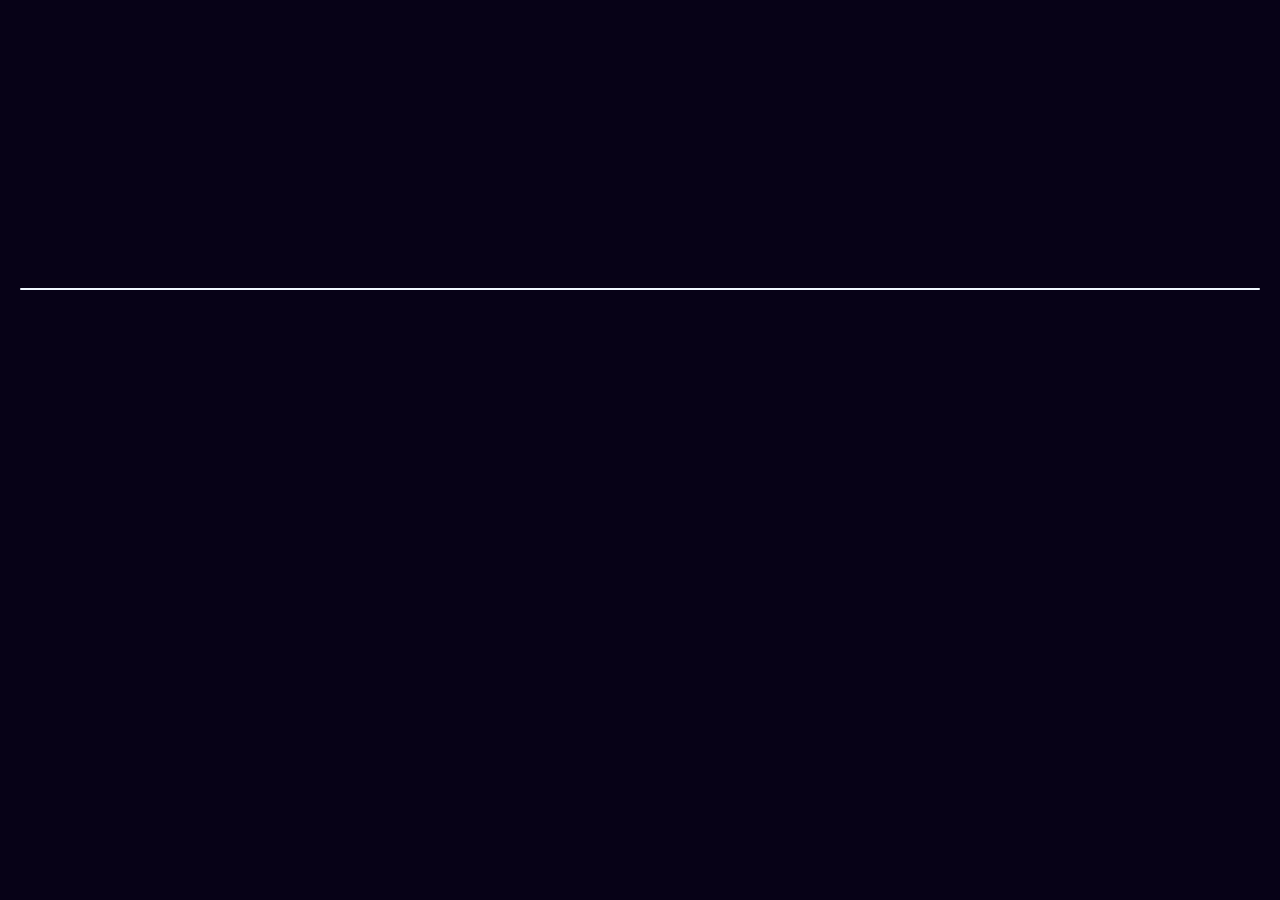
<file: index.html>
<!DOCTYPE html>
<html lang="en">
  <head>
    <meta charset="UTF-8" />
    <meta name="viewport" content="width=device-width, initial-scale=1.0" />
    <link rel="stylesheet" href="styles.css" />
    <link rel="stylesheet" href="queries.css" />
    <title>Map Portfolio</title>
    <!-- Google tag (gtag.js) -->
    <script
      async
      src="https://www.googletagmanager.com/gtag/js?id=G-VBYW0RHZ9F"
    ></script>
    <script>
      window.dataLayer = window.dataLayer || [];
      function gtag() {
        dataLayer.push(arguments);
      }
      gtag("js", new Date());

      gtag("config", "G-VBYW0RHZ9F");
    </script>
  </head>
  <body>
    <div class="container">
      <header class="header-section fade-in-section">
        <h1>Justin Chalmers GIS & Web Map Portfolio 🌏</h1>
        <p>
          I'm a graduate of the University of Toronto's department of Geography
          & Planning. I love all things: maps, geography, GIS, and data
          visualisation. Take a look at my map projects below.
        </p>
        <p>
          <span class="contact-bold">Contact:</span> justinchalmers@live.com
        </p>
      </header>
      <section class="content-section">
        <div class="bottom-half-section">
          <div class="border-line"></div>
          <div class="bottom-half">
            <a
              href="gis-list.html"
              class="gis-area fade-in-section cursor-pointer"
            >
              <div class="inner-content">
                <h2>Click here to view GIS projects.</h2>
                <div class="img-container">
                  <div>🗺️</div>
                </div>
              </div>
            </a>

            <a
              href="leaflet-list.html"
              class="map-area fade-in-section cursor-pointer"
            >
              <div class="inner-content">
                <div class="img-container">
                  <div>🖥️</div>
                </div>

                <h2>Click here to view web map projects.</h2>
              </div>
            </a>
          </div>
        </div>
      </section>
    </div>
  </body>
</html>
</file>
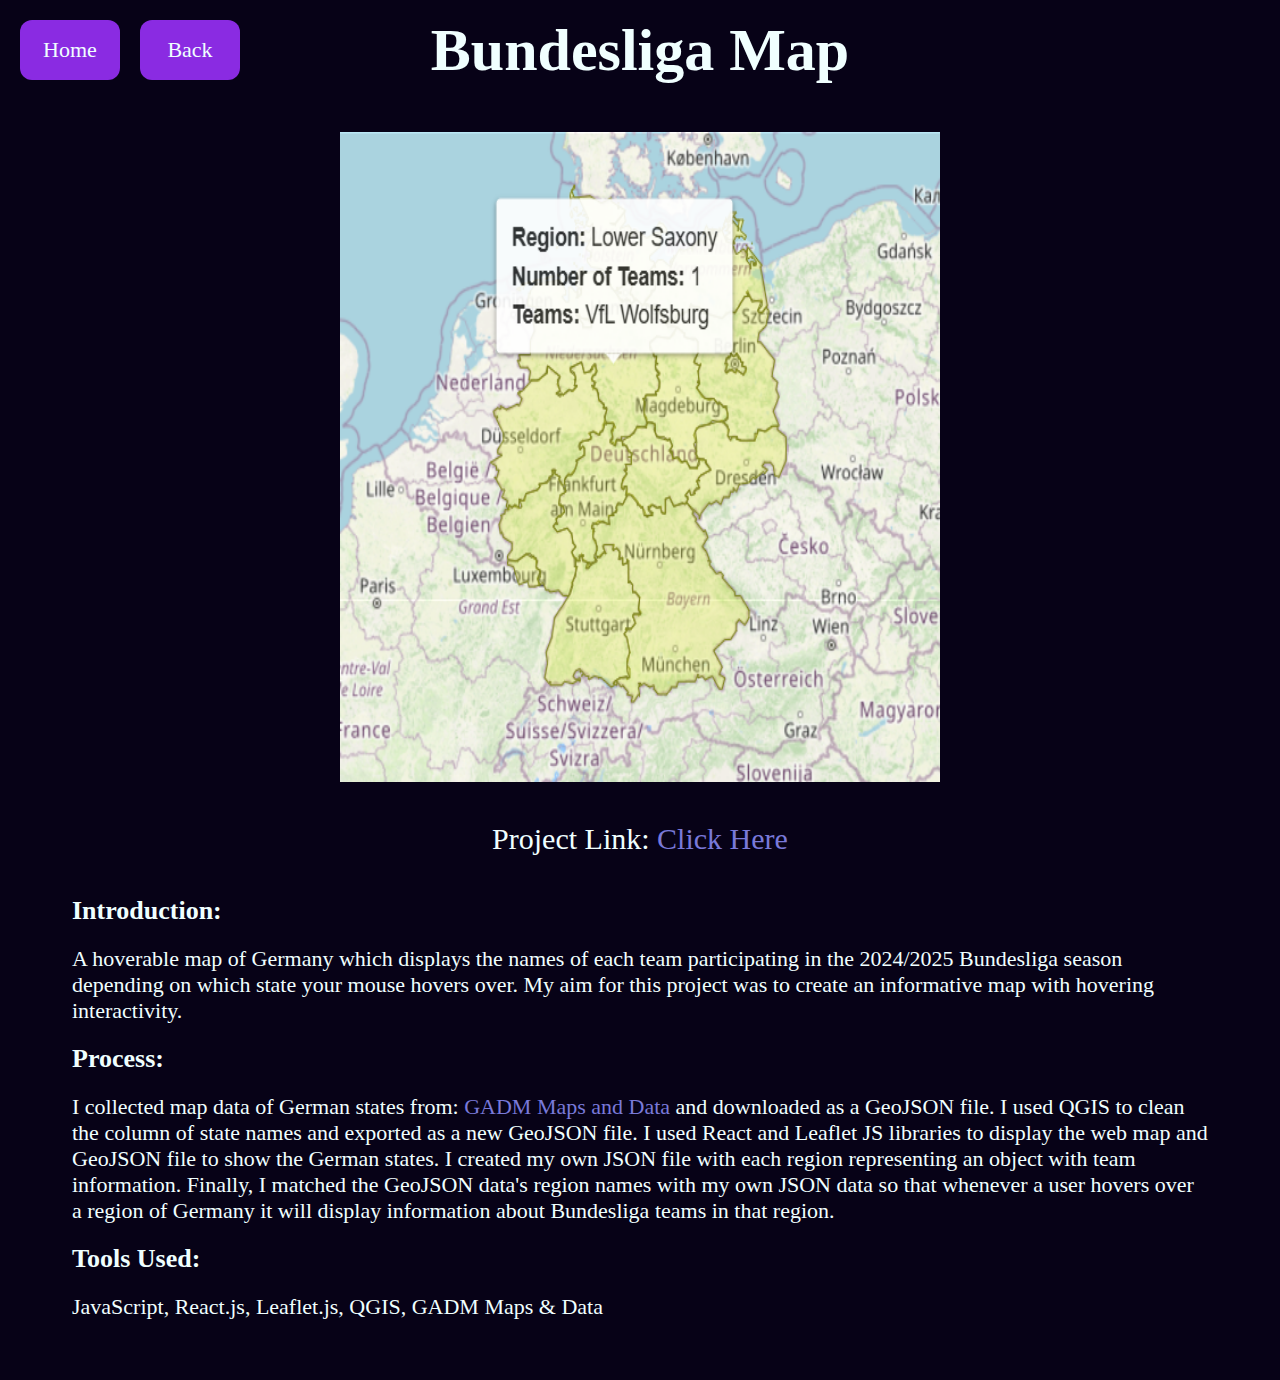
<file: bundesliga-page.html>
<!DOCTYPE html>
<html lang="en">
  <head>
    <meta charset="UTF-8" />
    <meta name="viewport" content="width=device-width, initial-scale=1.0" />
    <title>Bundesliga Map</title>
    <link rel="stylesheet" href="individual.css" />
    <link rel="stylesheet" href="queries-individual.css" />
    <!-- Google tag (gtag.js) -->
    <script
      async
      src="https://www.googletagmanager.com/gtag/js?id=G-VBYW0RHZ9F"
    ></script>
    <script>
      window.dataLayer = window.dataLayer || [];
      function gtag() {
        dataLayer.push(arguments);
      }
      gtag("js", new Date());

      gtag("config", "G-VBYW0RHZ9F");
    </script>
  </head>
  <body>
    <div class="header-section">
      <div class="buttons-section">
        <a href="index.html" class="home-button">
          <span>Home</span>
        </a>
        <a href="leaflet-list.html" class="gis-button">
          <span>Back</span>
        </a>
      </div>

      <div class="header-title">
        <h1>Bundesliga Map</h1>
      </div>
    </div>
    <div class="container">
      <div class="map-container">
        <img
          src="imgs/bundesliga-map.png"
          alt="A map of Japan."
          class="bundesliga-map-img"
        />
      </div>
      <div class="project-link">
        <span>Project Link: </span
        ><a
          class="project-link-button"
          target="_blank"
          href="https://chalme25.github.io/bundesliga-map/"
        >
          Click Here</a
        >
      </div>
      <div class="description-section">
        <h2>Introduction:</h2>
        <p>
          A hoverable map of Germany which displays the names of each team
          participating in the 2024/2025 Bundesliga season depending on which
          state your mouse hovers over. My aim for this project was to create an
          informative map with hovering interactivity.
        </p>

        <h2>Process:</h2>
        <p>
          I collected map data of German states from:
          <a
            class="reference-link"
            target="_blank"
            href="https://gadm.org/download_country.html"
          >
            GADM Maps and Data</a
          >
          and downloaded as a GeoJSON file. I used QGIS to clean the column of
          state names and exported as a new GeoJSON file. I used React and
          Leaflet JS libraries to display the web map and GeoJSON file to show
          the German states. I created my own JSON file with each region
          representing an object with team information. Finally, I matched the
          GeoJSON data's region names with my own JSON data so that whenever a
          user hovers over a region of Germany it will display information about
          Bundesliga teams in that region.
        </p>
        <h2>Tools Used:</h2>
        <p>JavaScript, React.js, Leaflet.js, QGIS, GADM Maps & Data</p>
      </div>
    </div>
  </body>
</html>
</file>
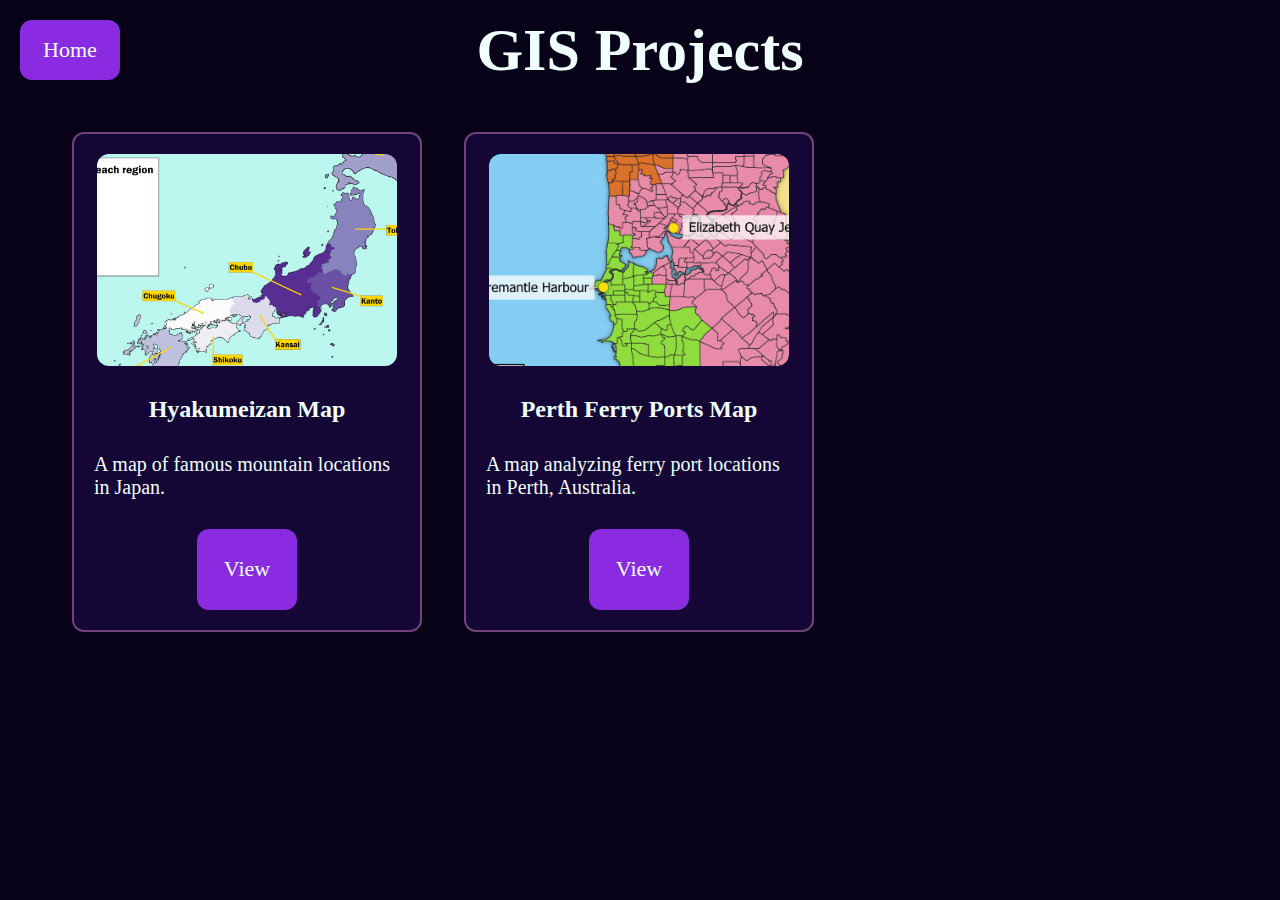
<file: gis-list.html>
<!DOCTYPE html>
<html lang="en">
  <head>
    <meta charset="UTF-8" />
    <meta name="viewport" content="width=device-width, initial-scale=1.0" />
    <link rel="stylesheet" href="projects.css" />
    <link rel="stylesheet" href="queries-list.css" />
    <title>List of GIS Projects</title>
    <!-- Google tag (gtag.js) -->
    <script
      async
      src="https://www.googletagmanager.com/gtag/js?id=G-VBYW0RHZ9F"
    ></script>
    <script>
      window.dataLayer = window.dataLayer || [];
      function gtag() {
        dataLayer.push(arguments);
      }
      gtag("js", new Date());

      gtag("config", "G-VBYW0RHZ9F");
    </script>
  </head>
  <body>
    <div class="header-section">
      <div class="buttons-section">
        <a href="index.html" class="home-button">
          <span>Home</span>
        </a>
      </div>
      <div class="header-title">
        <h1>GIS Projects</h1>
      </div>
    </div>
    <div class="container">
      <div class="projects-grid">
        <div class="project-card">
          <div class="project-card-content">
            <img src="imgs/hyakumeizan.png" alt="Map of mountains in Japan." />
          </div>
          <h2 class="project-card-title">Hyakumeizan Map</h2>
          <p class="project-card-description">
            A map of famous mountain locations in Japan.
          </p>
          <a href="hyakumeizan-page.html" class="card-button">View</a>
        </div>
        <div class="project-card">
          <div class="project-card-content">
            <img
              src="imgs/Perth-Ports-min.png"
              alt="Map of ports in Perth, Australia."
            />
          </div>
          <h2 class="project-card-title">Perth Ferry Ports Map</h2>
          <p class="project-card-description">
            A map analyzing ferry port locations in Perth, Australia.
          </p>
          <a href="perth-page.html" class="card-button">View</a>
        </div>
      </div>
    </div>
  </body>
</html>
</file>
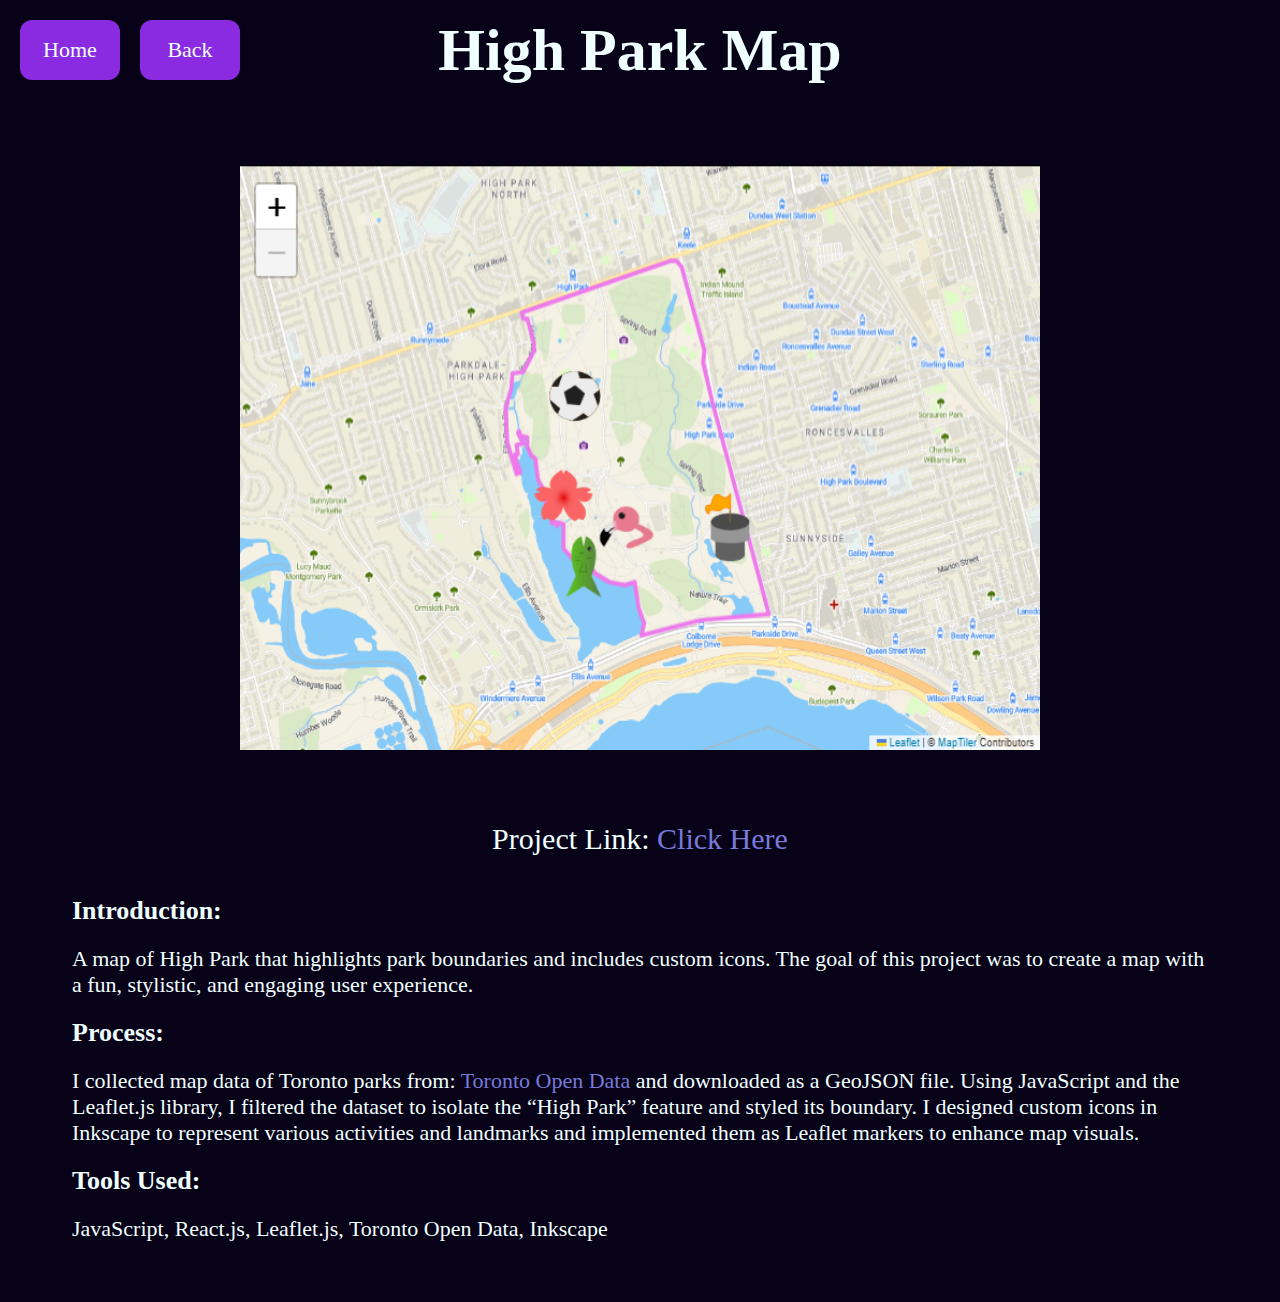
<file: high-park-page.html>
<!DOCTYPE html>
<html lang="en">
  <head>
    <meta charset="UTF-8" />
    <meta name="viewport" content="width=device-width, initial-scale=1.0" />
    <title>High Park Map</title>
    <link rel="stylesheet" href="individual.css" />
    <link rel="stylesheet" href="queries-individual.css" />
    <!-- Google tag (gtag.js) -->
    <script
      async
      src="https://www.googletagmanager.com/gtag/js?id=G-VBYW0RHZ9F"
    ></script>
    <script>
      window.dataLayer = window.dataLayer || [];
      function gtag() {
        dataLayer.push(arguments);
      }
      gtag("js", new Date());

      gtag("config", "G-VBYW0RHZ9F");
    </script>
  </head>
  <body>
    <div class="header-section">
      <div class="buttons-section">
        <a href="index.html" class="home-button">
          <span>Home</span>
        </a>
        <a href="leaflet-list.html" class="gis-button">
          <span>Back</span>
        </a>
      </div>

      <div class="header-title">
        <h1>High Park Map</h1>
      </div>
    </div>
    <div class="container">
      <div class="map-container">
        <img
          src="imgs/high-park-icons-screenshot.png"
          alt="A map of High Park in Toronto."
          class="high-park-map-img"
        />
      </div>
      <div class="project-link">
        <span>Project Link: </span
        ><a
          class="project-link-button"
          target="_blank"
          href="https://chalme25.github.io/high-park-icons/"
        >
          Click Here</a
        >
      </div>
      <div class="description-section">
        <h2>Introduction:</h2>
        <p>
          A map of High Park that highlights park boundaries and includes custom
          icons. The goal of this project was to create a map with a fun,
          stylistic, and engaging user experience.
        </p>

        <h2>Process:</h2>
        <p>
          I collected map data of Toronto parks from:
          <a
            class="reference-link"
            target="_blank"
            href="https://open.toronto.ca/"
          >
            Toronto Open Data</a
          >
          and downloaded as a GeoJSON file. Using JavaScript and the Leaflet.js
          library, I filtered the dataset to isolate the “High Park” feature and
          styled its boundary. I designed custom icons in Inkscape to represent
          various activities and landmarks and implemented them as Leaflet
          markers to enhance map visuals.
        </p>

        <h2>Tools Used:</h2>
        <p>JavaScript, React.js, Leaflet.js, Toronto Open Data, Inkscape</p>
      </div>
    </div>
  </body>
</html>
</file>
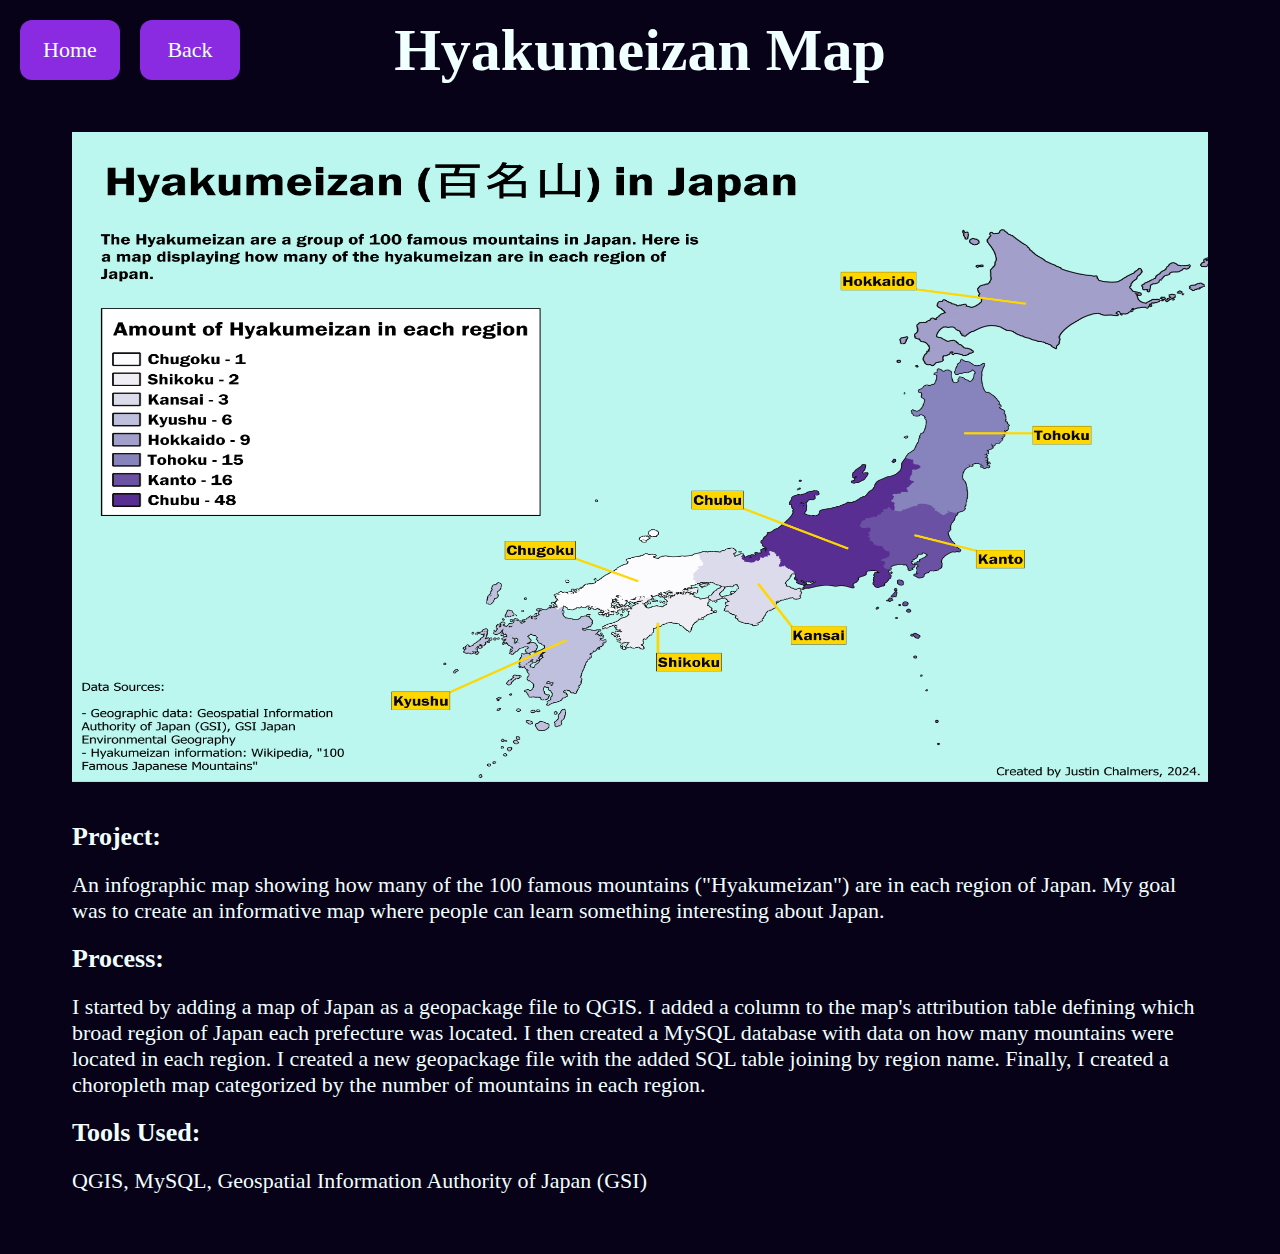
<file: hyakumeizan-page.html>
<!DOCTYPE html>
<html lang="en">
  <head>
    <meta charset="UTF-8" />
    <meta name="viewport" content="width=device-width, initial-scale=1.0" />
    <link rel="stylesheet" href="individual.css" />
    <link rel="stylesheet" href="queries-individual.css" />
    <!-- Google tag (gtag.js) -->
    <script
      async
      src="https://www.googletagmanager.com/gtag/js?id=G-VBYW0RHZ9F"
    ></script>
    <script>
      window.dataLayer = window.dataLayer || [];
      function gtag() {
        dataLayer.push(arguments);
      }
      gtag("js", new Date());

      gtag("config", "G-VBYW0RHZ9F");
    </script>
    <title>Hyakumeizan</title>
  </head>
  <body>
    <div class="header-section">
      <div class="buttons-section">
        <a href="index.html" class="home-button">
          <span>Home</span>
        </a>
        <a href="gis-list.html" class="gis-button">
          <span>Back</span>
        </a>
      </div>
      <div class="header-title">
        <h1>Hyakumeizan Map</h1>
      </div>
    </div>
    <div class="container">
      <div class="map-container">
        <img
          src="imgs/hyakumeizan.png"
          alt="A map of Japan."
          class="hyakumeizan-map"
        />
      </div>
      <div class="description-section">
        <h2>Project:</h2>
        <p>
          An infographic map showing how many of the 100 famous mountains
          ("Hyakumeizan") are in each region of Japan. My goal was to create an
          informative map where people can learn something interesting about
          Japan.
        </p>

        <h2>Process:</h2>
        <p>
          I started by adding a map of Japan as a geopackage file to QGIS. I
          added a column to the map's attribution table defining which broad
          region of Japan each prefecture was located. I then created a MySQL
          database with data on how many mountains were located in each region.
          I created a new geopackage file with the added SQL table joining by
          region name. Finally, I created a choropleth map categorized by the
          number of mountains in each region.
        </p>
        <h2>Tools Used:</h2>
        <p>QGIS, MySQL, Geospatial Information Authority of Japan (GSI)</p>
      </div>
    </div>
  </body>
</html>
</file>
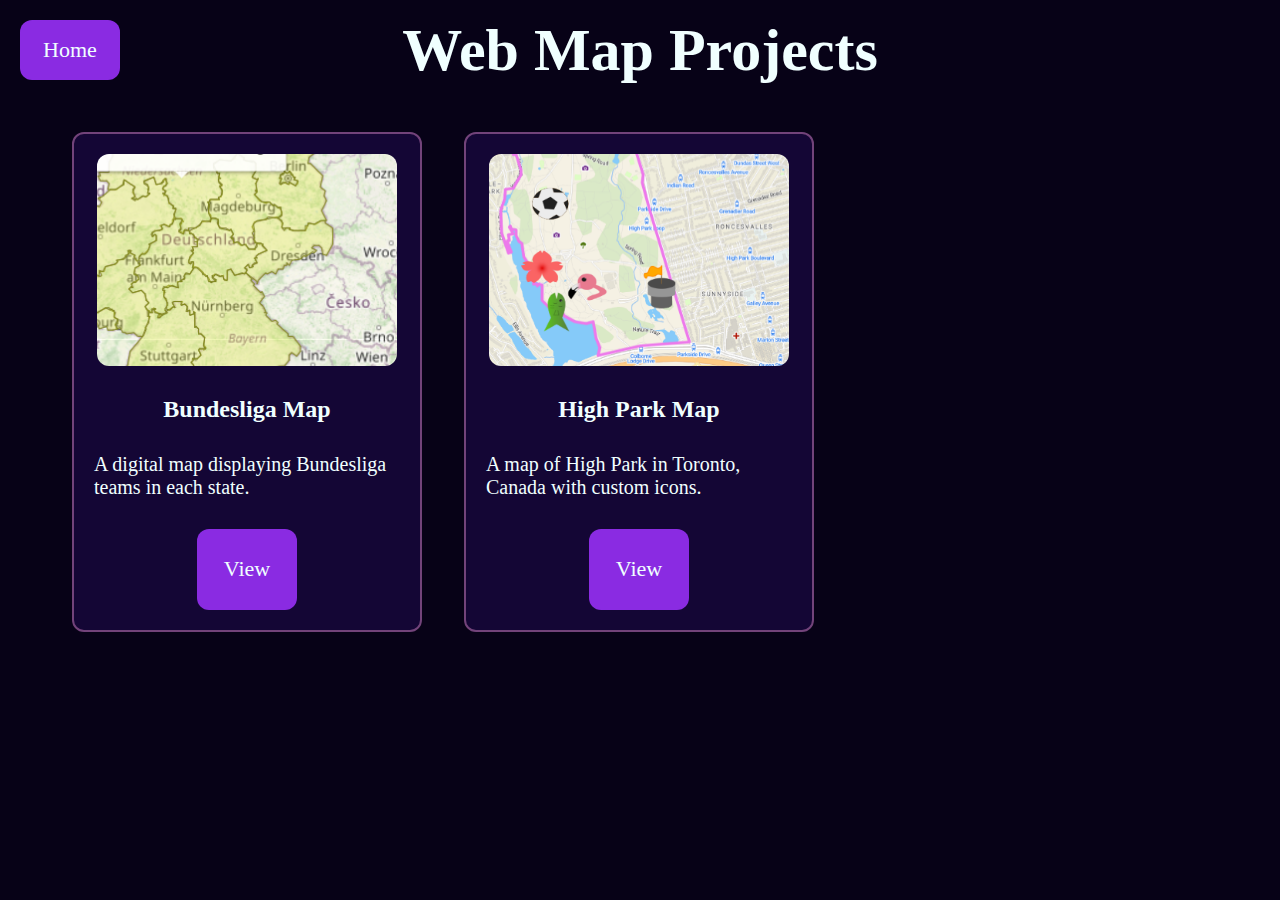
<file: leaflet-list.html>
<!DOCTYPE html>
<html lang="en">
  <head>
    <meta charset="UTF-8" />
    <meta name="viewport" content="width=device-width, initial-scale=1.0" />
    <title>Digital Map Projects</title>
    <link rel="stylesheet" href="projects.css" />
    <link rel="stylesheet" href="queries-list.css" />
    <!-- Google tag (gtag.js) -->
    <script
      async
      src="https://www.googletagmanager.com/gtag/js?id=G-VBYW0RHZ9F"
    ></script>
    <script>
      window.dataLayer = window.dataLayer || [];
      function gtag() {
        dataLayer.push(arguments);
      }
      gtag("js", new Date());

      gtag("config", "G-VBYW0RHZ9F");
    </script>
  </head>
  <body>
    <div class="header-section">
      <a href="index.html" class="home-button">
        <span>Home</span>
      </a>
      <div class="header-title">
        <h1>Web Map Projects</h1>
      </div>
    </div>
    <div class="container">
      <div class="projects-grid">
        <div class="project-card">
          <div class="project-card-content">
            <img
              src="imgs/bundesliga-map.png"
              alt="a digital map of Germany."
            />
          </div>
          <h2 class="project-card-title">Bundesliga Map</h2>
          <p class="project-card-description">
            A digital map displaying Bundesliga teams in each state.
          </p>
          <a href="bundesliga-page.html" class="card-button">View</a>
        </div>
        <div class="project-card">
          <div class="project-card-content">
            <img
              src="imgs/high-park-icons-screenshot.png"
              alt="a digital map of High Park in Toronto."
            />
          </div>
          <h2 class="project-card-title">High Park Map</h2>
          <p class="project-card-description">
            A map of High Park in Toronto, Canada with custom icons.
          </p>
          <a href="high-park-page.html" class="card-button">View</a>
        </div>
      </div>
    </div>
  </body>
</html>
</file>
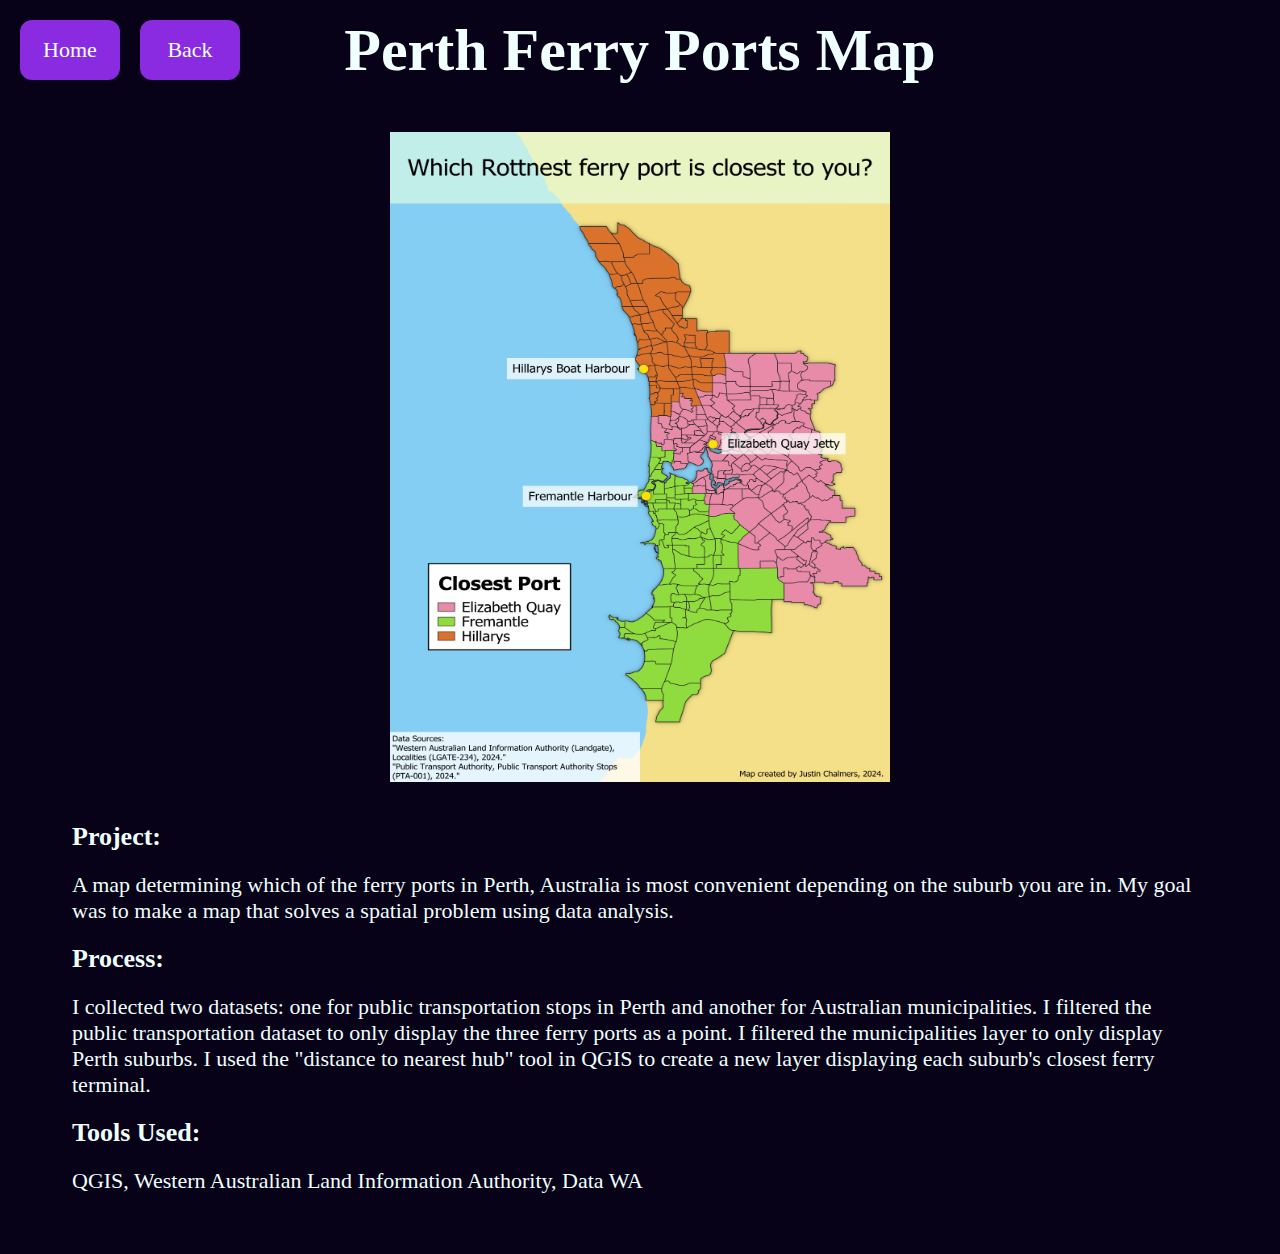
<file: perth-page.html>
<!DOCTYPE html>
<html lang="en">
  <head>
    <meta charset="UTF-8" />
    <meta name="viewport" content="width=device-width, initial-scale=1.0" />
    <link rel="stylesheet" href="individual.css" />
    <link rel="stylesheet" href="queries-individual.css" />
    <title>Perth Ferry Ports Map</title>
    <!-- Google tag (gtag.js) -->
    <script
      async
      src="https://www.googletagmanager.com/gtag/js?id=G-VBYW0RHZ9F"
    ></script>
    <script>
      window.dataLayer = window.dataLayer || [];
      function gtag() {
        dataLayer.push(arguments);
      }
      gtag("js", new Date());

      gtag("config", "G-VBYW0RHZ9F");
    </script>
  </head>
  <body>
    <div class="header-section">
      <div class="buttons-section">
        <a href="index.html" class="home-button">
          <span>Home</span>
        </a>
        <a href="gis-list.html" class="gis-button">
          <span>Back</span>
        </a>
      </div>
      <div class="header-title">
        <h1>Perth Ferry Ports Map</h1>
      </div>
    </div>
    <div class="container centre">
      <div class="perth-map-container">
        <img
          src="imgs/Perth-Ports-min.png"
          alt="A map of Perth, Australia."
          class="perth-map"
        />
      </div>
      <div class="description-section">
        <h2>Project:</h2>
        <p>
          A map determining which of the ferry ports in Perth, Australia is most
          convenient depending on the suburb you are in. My goal was to make a
          map that solves a spatial problem using data analysis.
        </p>

        <h2>Process:</h2>
        <p>
          I collected two datasets: one for public transportation stops in Perth
          and another for Australian municipalities. I filtered the public
          transportation dataset to only display the three ferry ports as a
          point. I filtered the municipalities layer to only display Perth
          suburbs. I used the "distance to nearest hub" tool in QGIS to create a
          new layer displaying each suburb's closest ferry terminal.
        </p>
        <h2>Tools Used:</h2>
        <p>QGIS, Western Australian Land Information Authority, Data WA</p>
      </div>
    </div>
  </body>
</html>
</file>
<file: styles.css>
* {
  margin: 0;
  padding: 0;
  box-sizing: border-box;
}

html {
  font-size: 62.5%;
  background-color: rgb(7, 2, 23);
  font-family: "verdana";
}

.container {
  display: flex;
  flex-direction: column;
  align-items: center;
  justify-content: center;

  gap: 1rem;
}

.container > *:first-child {
  flex: 0 0 40%;
}

.container > *:last-child {
  flex: 0 0 60%;
}

.header-section {
  display: flex;
  flex-direction: column;
  align-items: center;
  justify-content: center;
  gap: 3rem;
  height: 100%;
  padding-bottom: 2rem;
  padding-top: 6rem;
  max-width: 100rem;
}

.header-section p {
  font-size: 2.2rem;
  color: azure;
}

.contact-bold {
  font-weight: bold;
}

.bottom-half-section {
  height: 100%;
  padding: 2rem;
}

.bottom-half {
  display: flex;
  flex-direction: row;
  padding: 1rem;
  gap: 4rem;
  height: 100%;
}

.border-line {
  background-color: aliceblue;
  height: 2px;
  width: 100%;
  border-radius: 4px; /* Optional for rounded edges */
}

.map-area,
.gis-area {
  display: flex;
  background-color: rgb(15, 5, 42);
  gap: 1rem;
  align-items: center;
  height: 100%;
  padding-top: 8rem;
  padding-bottom: 8rem;
  border-radius: 12px;
  transition: background-color 0.3s ease;
  overflow: hidden;
  text-decoration: none; /* Removes underline */
  color: inherit;
}

.inner-content {
  display: flex;
  flex-direction: row;
  gap: 1rem;
  align-items: center;
  transition: transform 0.3s ease;
}

.map-area:hover,
.gis-area:hover,
.map-area:active,
.gis-area:active {
  background-color: rgb(25, 12, 65);
  text-decoration: none;
  color: inherit;
}

.map-area:hover .inner-content,
.gis-area:hover .inner-content {
  transform: translateY(-5px);
}

.img-container {
  width: 20rem;
  height: 18rem;
  align-self: center;
  display: flex;
  align-items: center;
  justify-content: center;
}

.img-container div {
  font-size: 12rem;
  height: 100%;
  width: 100%;
  align-self: center;
}

h1 {
  color: azure;
  font-size: 3.4rem;
}

h2 {
  color: azure;
  font-size: 4.2rem;
}

.gis-area .inner-content h2 {
  text-align: right;
}

.fade-in-section {
  opacity: 0;
  transform: translateY(2rem);
  animation: fadeInDown 0.8s forwards;
  animation-delay: 0.1s;
}

@keyframes fadeInDown {
  to {
    opacity: 1;
    transform: translateY(0);
  }
}

.projects-grid {
  display: grid;
  grid-template-columns: 1fr 1fr 1fr;
  gap: 2rem;
}

.map-area .inner-content div {
  text-align: right;
}
</file>
<file: queries.css>
/* 1248px */
@media (max-width: 78em) {
  h2 {
    font-size: 3.6rem;
  }
}

/* 1104px */
@media (max-width: 69em) {
  h2 {
    font-size: 3.2rem;
  }
}

/* 1056px */
@media (max-width: 66rem) {
  .header-section {
    max-width: 72rem;
  }

  .img-container div {
    font-size: 9rem;
    height: 100%;
    width: 100%;
    transform: translateY(2.5rem);
  }
}

/* 928px */
@media (max-width: 58em) {
  h2 {
    font-size: 2.8rem;
  }
  .img-container div {
    font-size: 8rem;
  }
}

/* 912px */
@media (max-width: 57em) {
  h2 {
    font-size: 2.4rem;
  }
  .img-container div {
    font-size: 7rem;
    transform: translateY(3.5rem);
  }
}

/* 864px */
@media (max-width: 54em) {
  .header-section {
    max-width: 60rem;
  }

  h2 {
    font-size: 2.2rem;
  }
  .img-container div {
    font-size: 6rem;
    transform: translateY(4rem);
  }
}

/* 832px */
@media (max-width: 52em) {
  .bottom-half {
    flex-direction: column;
  }

  h2 {
    font-size: 3.6rem;
  }
  .img-container div {
    font-size: 10rem;
    transform: translateY(2rem);
  }

  .gis-area,
  .map-area {
    justify-content: center;
    align-items: center;
  }
}

/* 672px */
@media (max-width: 42em) {
  .header-section {
    max-width: 40rem;
    padding-bottom: 1rem;
  }
}

/* 496px */
@media (max-width: 31em) {
  .header-section {
    max-width: 34rem;
    padding-bottom: 0rem;
    padding-top: 2rem;
  }

  .map-area,
  .gis-area {
    padding-top: 5rem;
    padding-bottom: 5rem;
    gap: 1rem;
  }

  .bottom-half {
    gap: 2rem;
  }
}

/* 464px */
@media (max-width: 29em) {
  .header-section {
    max-width: 32rem;
  }

  .map-area,
  .gis-area {
    padding-top: 4rem;
    padding-bottom: 4rem;
  }

  h2 {
    font-size: 3rem;
  }
  .img-container div {
    font-size: 8rem;
    transform: translateY(3rem);
  }
}

/* 432px */
@media (max-width: 27em) {
  .header-section {
    max-width: 30rem;
    gap: 2rem;
  }

  h1 {
    color: azure;
    font-size: 3rem;
  }

  .header-section p {
    font-size: 1.8rem;
  }

  h2 {
    font-size: 2.4rem;
  }
  .img-container div {
    font-size: 6rem;
    transform: translateY(4.5rem);
  }

  .map-area,
  .gis-area {
    padding-top: 2rem;
    padding-bottom: 2rem;
  }
}

/* 400px */
@media (max-width: 25em) {
  .header-section {
    max-width: 30rem;
    gap: 2rem;
  }

  h1 {
    color: azure;
    font-size: 2.8rem;
  }

  .header-section p {
    font-size: 1.6rem;
  }

  h2 {
    font-size: 2.2rem;
  }
  .img-container div {
    font-size: 5rem;
    transform: translateY(3rem);
  }

  .map-area,
  .gis-area {
    padding-top: 1rem;
    padding-bottom: 1rem;
  }

  .img-container {
    width: 17rem;
    height: 13rem;
  }
}

/* 384px */
@media (max-width: 24em) {
  .header-section {
    max-width: 28rem;
    gap: 1rem;
  }

  h1 {
    color: azure;
    font-size: 2.4rem;
  }

  .header-section p {
    font-size: 1.4rem;
  }

  h2 {
    font-size: 1.8rem;
  }
  .img-container div {
    font-size: 4rem;
    transform: translateY(3rem);
  }

  .map-area,
  .gis-area {
    padding-top: 0rem;
    padding-bottom: 0rem;
  }

  .img-container {
    width: 16rem;
    height: 12rem;
  }
}

/* 352px */
@media (max-width: 22em) {
  .header-section {
    max-width: 27rem;
    gap: 1rem;
  }

  h2 {
    font-size: 1.6rem;
  }
  .img-container div {
    font-size: 4rem;
    transform: translateY(3rem);
  }

  .map-area,
  .gis-area {
    padding-top: 0rem;
    padding-bottom: 0rem;
  }

  .img-container {
    width: 10rem;
    height: 11rem;
  }
}
</file>
<file: individual.css>
* {
  margin: 0;
  padding: 0;
  box-sizing: border-box;
}

html {
  font-size: 62.5%;
  background-color: rgb(7, 2, 23);
  font-family: "verdana";
}

.container {
  max-width: 120rem;
  padding: 3.2rem 3.2rem;
  margin: 0 auto;
  display: flex;
  flex-direction: column;
  gap: 4rem;
  padding-bottom: 6rem;
  /* align-items: center; */
}

.centre {
  align-items: center;
}

.header-section {
  display: flex;
  position: relative;
  align-items: center;
  width: 100%;
  padding: 2rem;
}

.header-title {
  text-align: center;
  position: absolute;
  left: 50%;
  transform: translateX(-50%);
}

.buttons-section {
  display: flex;
  flex-direction: row;
  gap: 2rem;
}

.home-button,
.gis-button {
  align-self: center;
  width: 10rem;
  background-color: blueviolet;
  height: 6rem;
  border-radius: 12px;
  font-size: 2.2rem;
  color: azure;
  display: flex;
  align-items: center;
  justify-content: center;
  text-decoration: none;
}

.home-button:hover,
.gis-button:hover {
  background-color: rgb(201, 169, 231);
  transition: background-color 0.3s ease;
  cursor: pointer;
}

h1 {
  display: flex;
  align-items: center;
  justify-content: center;
  color: azure;
  font-size: 6rem;
}

.project-link {
  align-self: center;
}

.item-description,
.project-link span {
  color: azure;
  font-size: 3rem;
}

.project-link-button {
  color: rgb(121, 121, 217);
  font-size: 3rem;
  text-decoration: none;
}

.project-link-button:hover {
  text-decoration: underline;
}

.container p {
  color: azure;
  font-size: 2.2rem;
}

.container h2 {
  color: azure;
  font-size: 2.6rem;
}

.map-container {
  display: flex;
  align-items: center;
  justify-content: center;
  width: 100%;
  height: 65rem;
}

.perth-map-container {
  display: flex;
  align-items: center;
  justify-content: center;
  height: 65rem;
  width: 50rem;
}

.perth-map {
  height: 100%;
  width: 50rem;
}

.hyakumeizan-map {
  width: 100%;
  height: 100%;
}

.bundesliga-map-img {
  height: 100%;
  width: 60rem;
}

.high-park-map-img {
  height: 90%;
  width: 80rem;
}

.reference-link {
  color: rgb(121, 121, 217);
  text-decoration: none;
}

.reference-link:hover {
  text-decoration: underline;
}

.description-section {
  display: flex;
  flex-direction: column;
  gap: 2rem;
}
</file>
<file: queries-individual.css>
/* 1232px */
@media (max-width: 77em) {
  h1 {
    font-size: 4rem;
  }

  .container {
    max-width: 100rem;
  }
}

/* 1024px */
@media (max-width: 64em) {
  .home-button,
  .gis-button {
    width: 8rem;
    height: 6rem;
    border-radius: 12px;
    font-size: 2rem;
  }

  .container {
    max-width: 80rem;
  }
}

/* 880px */
@media (max-width: 55em) {
  h1 {
    font-size: 3.5rem;
  }

  .map-container {
    height: 50rem;
  }
}

/* 832px */
@media (max-width: 52em) {
  .container {
    max-width: 62rem;
  }

  .map-container {
    height: 45rem;
  }

  .header-section {
    padding-bottom: 5rem;
  }

  .header-title {
    transform: translateX(-50%) translateY(5rem);
  }

  h1 {
    font-size: 3rem;
  }

  .buttons-section {
    gap: 1.2rem;
  }

  .description-section {
    gap: 1.6rem;
  }
}

/* 720px */
@media (max-width: 45em) {
  h1 {
    font-size: 2.6rem;
  }

  .home-button,
  .gis-button {
    width: 7.2rem;
    height: 5rem;
    border-radius: 12px;
    font-size: 1.8rem;
  }
}

/* 640px */
@media (max-width: 40em) {
  .container {
    max-width: 50rem;
  }

  .map-container {
    height: 38rem;
  }

  .perth-map {
    width: 45rem;
  }

  .high-park-map-img {
    width: 48rem;
  }

  .home-button,
  .gis-button {
    width: 5.8rem;
    height: 4rem;
    border-radius: 12px;
    font-size: 1.6rem;
  }
}

/* 592px */
@media (max-width: 37em) {
  .header-section {
    padding-bottom: 5rem;
  }

  .header-title {
    transform: translateX(-50%) translateY(5rem);
  }

  .container p {
    font-size: 1.8rem;
  }

  .container h2 {
    font-size: 2.2rem;
  }
}

/* 528px */
@media (max-width: 33em) {
  .header-title {
    transform: translateX(-50%) translateY(6rem);
  }

  h1 {
    font-size: 2.4rem;
  }

  .container {
    max-width: 42rem;
  }

  .perth-map-container {
    max-width: 100%;
  }

  .high-park-map-img {
    width: 33rem;
  }

  .perth-map {
    width: 100%;
  }

  .map-container {
    height: 30rem;
  }

  .project-link span {
    font-size: 2.6rem;
  }

  .project-link-button {
    font-size: 2.6rem;
  }
}

/* 416px */
@media (max-width: 26em) {
  h1 {
    font-size: 2.2rem;
  }

  .container {
    max-width: 34rem;
    gap: 2rem;
    padding-bottom: 4rem;
  }

  .map-container {
    height: 22rem;
  }

  .perth-map {
    width: 32rem;
  }

  .perth-map-container {
    height: 50rem;
  }

  .container p {
    font-size: 1.6rem;
  }

  .container h2 {
    font-size: 2rem;
  }
}

/* 368px */
@media (max-width: 23em) {
  .container {
    max-width: 30rem;
    gap: 2rem;
    padding-bottom: 4rem;
  }

  .map-container {
    height: 20rem;
  }

  .perth-map {
    width: 30rem;
  }
}
</file>
<file: projects.css>
* {
  margin: 0;
  padding: 0;
  box-sizing: border-box;
}

html {
  font-size: 62.5%;
  background-color: rgb(7, 2, 23);
  font-family: "verdana";
}

.container {
  max-width: 120rem;
  padding: 3.2rem 3.2rem;
  margin: 0 auto;
  display: flex;
  flex-direction: column;
  gap: 4rem;
  /* align-items: center; */
}

.header-section {
  display: flex;
  justify-content: space-between;
  align-items: center;
  width: 100%;
  padding: 2rem;
}

/* .header-title {
  flex-grow: 1;
  text-align: center;
} */

.header-title {
  text-align: center;
  position: absolute;
  left: 50%;
  transform: translateX(-50%);
}

.home-button {
  align-self: center;
  width: 10rem;
  background-color: blueviolet;
  height: 6rem;
  border-radius: 12px;
  font-size: 2.2rem;
  color: azure;
  display: flex;
  align-items: center;
  justify-content: center;
  text-decoration: none;
}

.home-button:hover {
  background-color: rgb(201, 169, 231);
  transition: background-color 0.3s ease;
  cursor: pointer;
}

h1 {
  color: azure;
  font-size: 6rem;
}

.projects-grid {
  display: grid;
  grid-template-columns: 1fr 1fr 1fr;
  gap: 4rem;
}

.project-card {
  display: flex;
  flex-direction: column;
  align-items: center;
  justify-content: top;
  background-color: rgb(20, 6, 53);
  border-radius: 12px;
  border: 0.2rem solid rgb(114, 67, 122);
  padding: 2rem;
  width: 35rem;
  height: 50rem;
  gap: 3rem;
}

.project-card-content {
  display: flex;
  flex-direction: column;
  justify-content: center;
  align-items: center;

  border-radius: 12px;
  width: 30rem;
  height: 26rem;
  overflow: hidden;
  position: relative;
}

.project-card-content img {
  object-fit: cover;

  transform: scale(1.75) translateY(-1rem) translateX(-2.4rem);

  width: 100%;
  height: 100%;
}

.project-card-title {
  color: azure;
  font-size: 2.4rem;
}

.project-card-description {
  color: azure;
  font-size: 2rem;
}

.card-button {
  width: 10rem;
  height: 10rem;
  border-radius: 12px;
  font-size: 2.2rem;
  background-color: blueviolet;
  color: azure;
  display: flex;
  align-items: center;
  justify-content: center;
  text-decoration: none;
}

.card-button:hover {
  background-color: rgb(201, 169, 231);
  transition: background-color 0.3s ease;
  cursor: pointer;
}
</file>
<file: queries-list.css>
/* 1224px */
@media (max-width: 76.5em) {
  h1 {
    font-size: 4rem;
  }
}

/* 880px */
@media (max-width: 55em) {
  h1 {
    font-size: 3.5rem;
  }

  .home-button {
    width: 8rem;
    height: 6rem;
    border-radius: 12px;
    font-size: 2rem;
  }

  .projects-grid {
    display: grid;
    grid-template-columns: 1fr;
    gap: 4rem;
    justify-items: center;
  }
}

/* 592px */
@media (max-width: 37em) {
  h1 {
    font-size: 3rem;
  }

  .header-section {
    padding-bottom: 0rem;
  }

  .home-button {
    width: 8rem;
    height: 5rem;
    border-radius: 12px;
    font-size: 2rem;
  }
}

/* 464px */
@media (max-width: 29em) {
  h1 {
    font-size: 2.6rem;
  }

  .home-button {
    width: 7.5rem;
    height: 4.5rem;
    border-radius: 12px;
    font-size: 1.8rem;
  }

  .project-card {
    width: 30rem;
    height: 48rem;
  }

  .project-card-content {
    width: 26rem;
  }

  .card-button {
    height: 8rem;
  }
}

/* 416px */
@media (max-width: 26em) {
  h1 {
    font-size: 2.2rem;
  }

  .home-button {
    width: 7rem;
    height: 4.2rem;
    font-size: 1.7rem;
  }

  .projects-grid {
    gap: 2rem;
  }
}

/* 368px */
@media (max-width: 23em) {
  .project-card {
    width: 28rem;
    height: 48rem;
  }

  .project-card-content {
    width: 24rem;
  }

  .header-section {
    padding: 1rem;
  }
}

/* 352px */
@media (max-width: 22em) {
  .project-card {
    width: 25rem;
    height: 46rem;
  }

  .project-card-content {
    width: 21rem;
  }

  .header-section {
    padding-top: 2.8rem;
  }

  .home-button {
    width: 6.5rem;
    height: 4rem;
    font-size: 1.6rem;
  }

  .container {
    padding: 2.2rem 2.2rem;
  }
}
</file>
